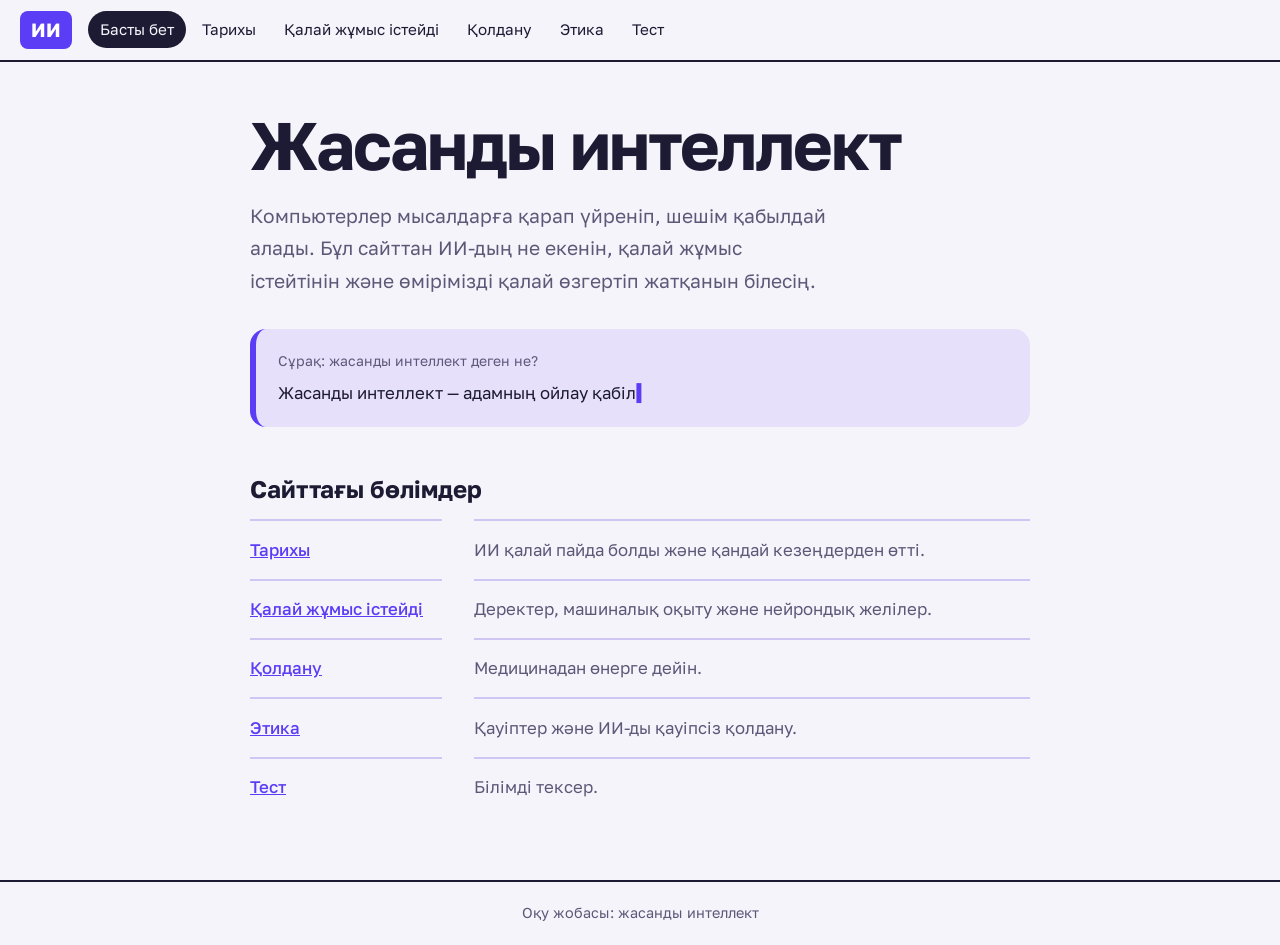
<file: index.html>
<!DOCTYPE html>
<html lang="kk">
<head>
<meta charset="utf-8">
<meta name="viewport" content="width=device-width, initial-scale=1">
<title>Басты бет: жасанды интеллект</title>
<link rel="stylesheet" href="https://fonts.googleapis.com/css2?family=Golos+Text:wght@400;500;700&display=swap">
<link rel="stylesheet" href="style.css">
</head>
<body>
<header><a class="logo" href="index.html">ИИ</a><nav><a href="index.html" aria-current="page">Басты бет</a><a href="history.html">Тарихы</a><a href="how.html">Қалай жұмыс істейді</a><a href="usage.html">Қолдану</a><a href="ethics.html">Этика</a><a href="quiz.html">Тест</a></nav></header>
<main>
<h1>Жасанды интеллект</h1>
<p class="lead">Компьютерлер мысалдарға қарап үйреніп, шешім қабылдай алады. Бұл сайттан ИИ-дың не екенін, қалай жұмыс істейтінін және өмірімізді қалай өзгертіп жатқанын білесің.</p>
<div class="prompt"><small>Сұрақ: жасанды интеллект деген не?</small><span id="typed"></span></div>
<h2>Сайттағы бөлімдер</h2>
<dl>
<dt><a href="history.html">Тарихы</a></dt><dd>ИИ қалай пайда болды және қандай кезеңдерден өтті.</dd>
<dt><a href="how.html">Қалай жұмыс істейді</a></dt><dd>Деректер, машиналық оқыту және нейрондық желілер.</dd>
<dt><a href="usage.html">Қолдану</a></dt><dd>Медицинадан өнерге дейін.</dd>
<dt><a href="ethics.html">Этика</a></dt><dd>Қауіптер және ИИ-ды қауіпсіз қолдану.</dd>
<dt><a href="quiz.html">Тест</a></dt><dd>Білімді тексер.</dd>
</dl>
</main>
<footer>Оқу жобасы: жасанды интеллект</footer>
<script src="script.js"></script>
</body>
</html>
</file>
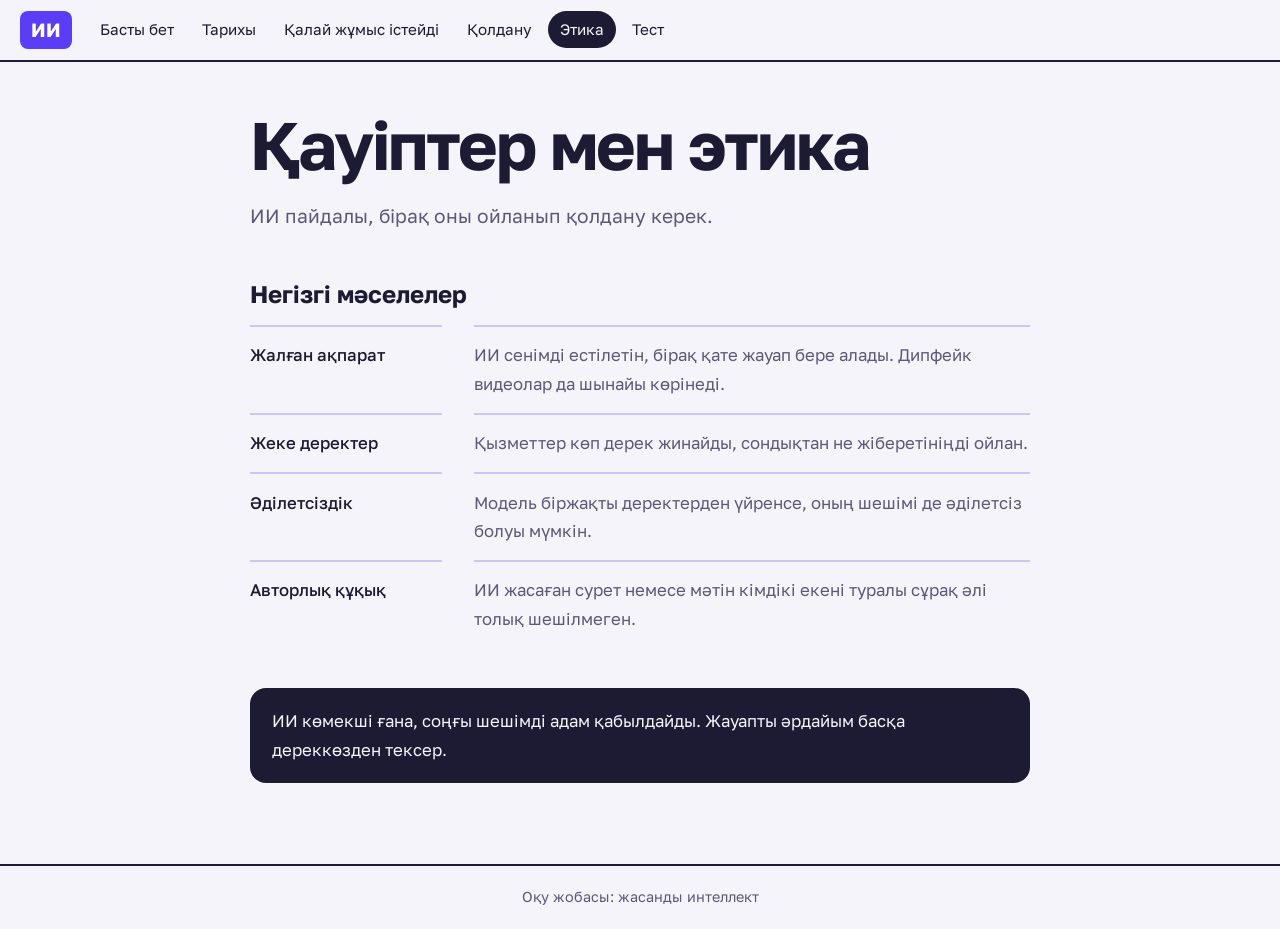
<file: ethics.html>
<!DOCTYPE html>
<html lang="kk">
<head>
<meta charset="utf-8">
<meta name="viewport" content="width=device-width, initial-scale=1">
<title>Этика: жасанды интеллект</title>
<link rel="stylesheet" href="https://fonts.googleapis.com/css2?family=Golos+Text:wght@400;500;700&display=swap">
<link rel="stylesheet" href="style.css">
</head>
<body>
<header><a class="logo" href="index.html">ИИ</a><nav><a href="index.html">Басты бет</a><a href="history.html">Тарихы</a><a href="how.html">Қалай жұмыс істейді</a><a href="usage.html">Қолдану</a><a href="ethics.html" aria-current="page">Этика</a><a href="quiz.html">Тест</a></nav></header>
<main>
<h1>Қауіптер мен этика</h1>
<p class="lead">ИИ пайдалы, бірақ оны ойланып қолдану керек.</p>
<h2>Негізгі мәселелер</h2>
<dl>
<dt>Жалған ақпарат</dt><dd>ИИ сенімді естілетін, бірақ қате жауап бере алады. Дипфейк видеолар да шынайы көрінеді.</dd>
<dt>Жеке деректер</dt><dd>Қызметтер көп дерек жинайды, сондықтан не жіберетініңді ойлан.</dd>
<dt>Әділетсіздік</dt><dd>Модель біржақты деректерден үйренсе, оның шешімі де әділетсіз болуы мүмкін.</dd>
<dt>Авторлық құқық</dt><dd>ИИ жасаған сурет немесе мәтін кімдікі екені туралы сұрақ әлі толық шешілмеген.</dd>
</dl>
<p class="note">ИИ көмекші ғана, соңғы шешімді адам қабылдайды. Жауапты әрдайым басқа дереккөзден тексер.</p>
</main>
<footer>Оқу жобасы: жасанды интеллект</footer>
<script src="script.js"></script>
</body>
</html>
</file>
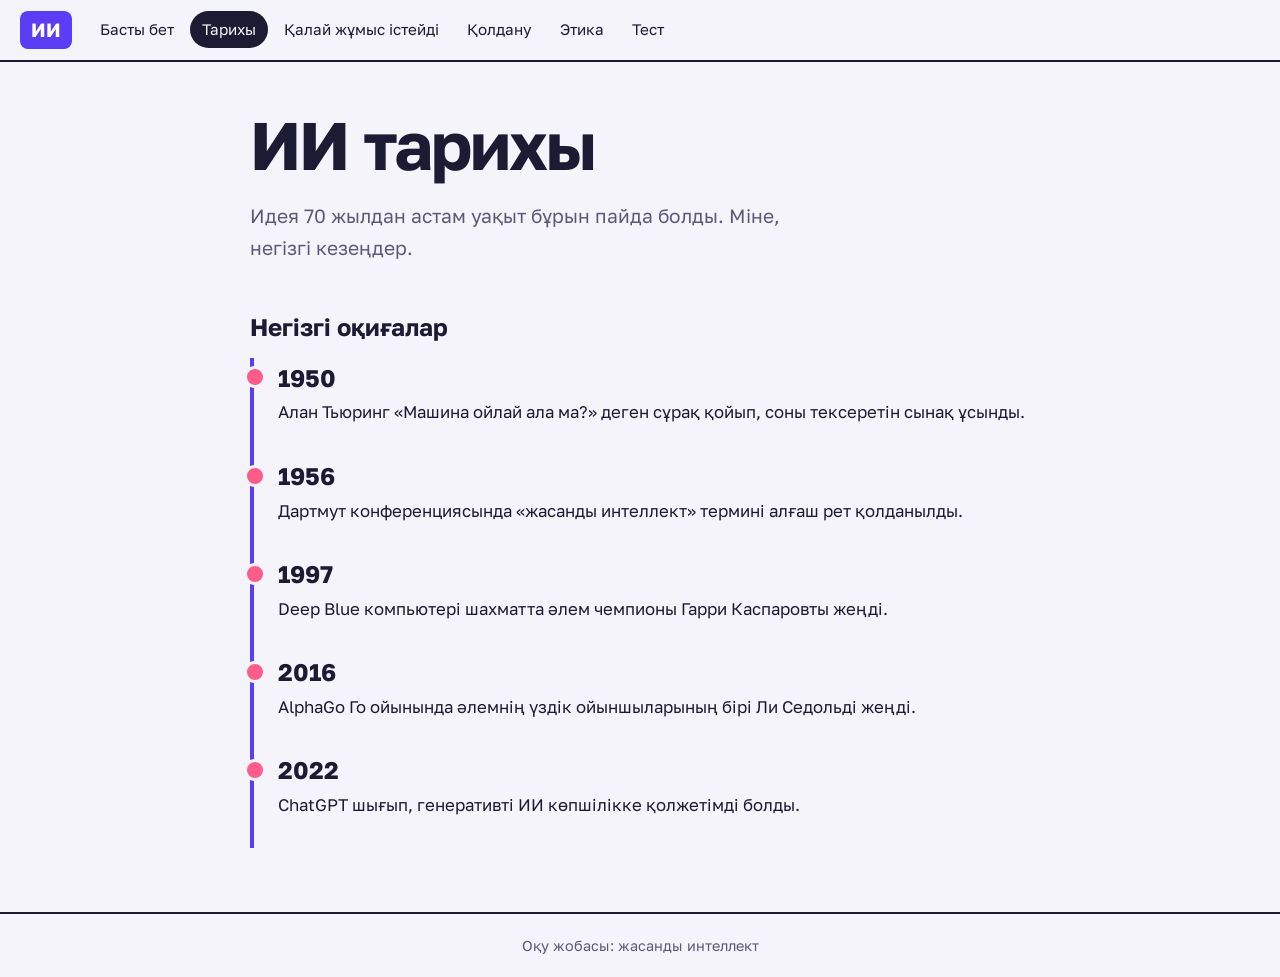
<file: history.html>
<!DOCTYPE html>
<html lang="kk">
<head>
<meta charset="utf-8">
<meta name="viewport" content="width=device-width, initial-scale=1">
<title>Тарихы: жасанды интеллект</title>
<link rel="stylesheet" href="https://fonts.googleapis.com/css2?family=Golos+Text:wght@400;500;700&display=swap">
<link rel="stylesheet" href="style.css">
</head>
<body>
<header><a class="logo" href="index.html">ИИ</a><nav><a href="index.html">Басты бет</a><a href="history.html" aria-current="page">Тарихы</a><a href="how.html">Қалай жұмыс істейді</a><a href="usage.html">Қолдану</a><a href="ethics.html">Этика</a><a href="quiz.html">Тест</a></nav></header>
<main>
<h1>ИИ тарихы</h1>
<p class="lead">Идея 70 жылдан астам уақыт бұрын пайда болды. Міне, негізгі кезеңдер.</p>
<h2>Негізгі оқиғалар</h2>
<ol class="timeline">
<li><b>1950</b>Алан Тьюринг «Машина ойлай ала ма?» деген сұрақ қойып, соны тексеретін сынақ ұсынды.</li>
<li><b>1956</b>Дартмут конференциясында «жасанды интеллект» термині алғаш рет қолданылды.</li>
<li><b>1997</b>Deep Blue компьютері шахматта әлем чемпионы Гарри Каспаровты жеңді.</li>
<li><b>2016</b>AlphaGo Го ойынында әлемнің үздік ойыншыларының бірі Ли Седольді жеңді.</li>
<li><b>2022</b>ChatGPT шығып, генеративті ИИ көпшілікке қолжетімді болды.</li>
</ol>
</main>
<footer>Оқу жобасы: жасанды интеллект</footer>
<script src="script.js"></script>
</body>
</html>
</file>
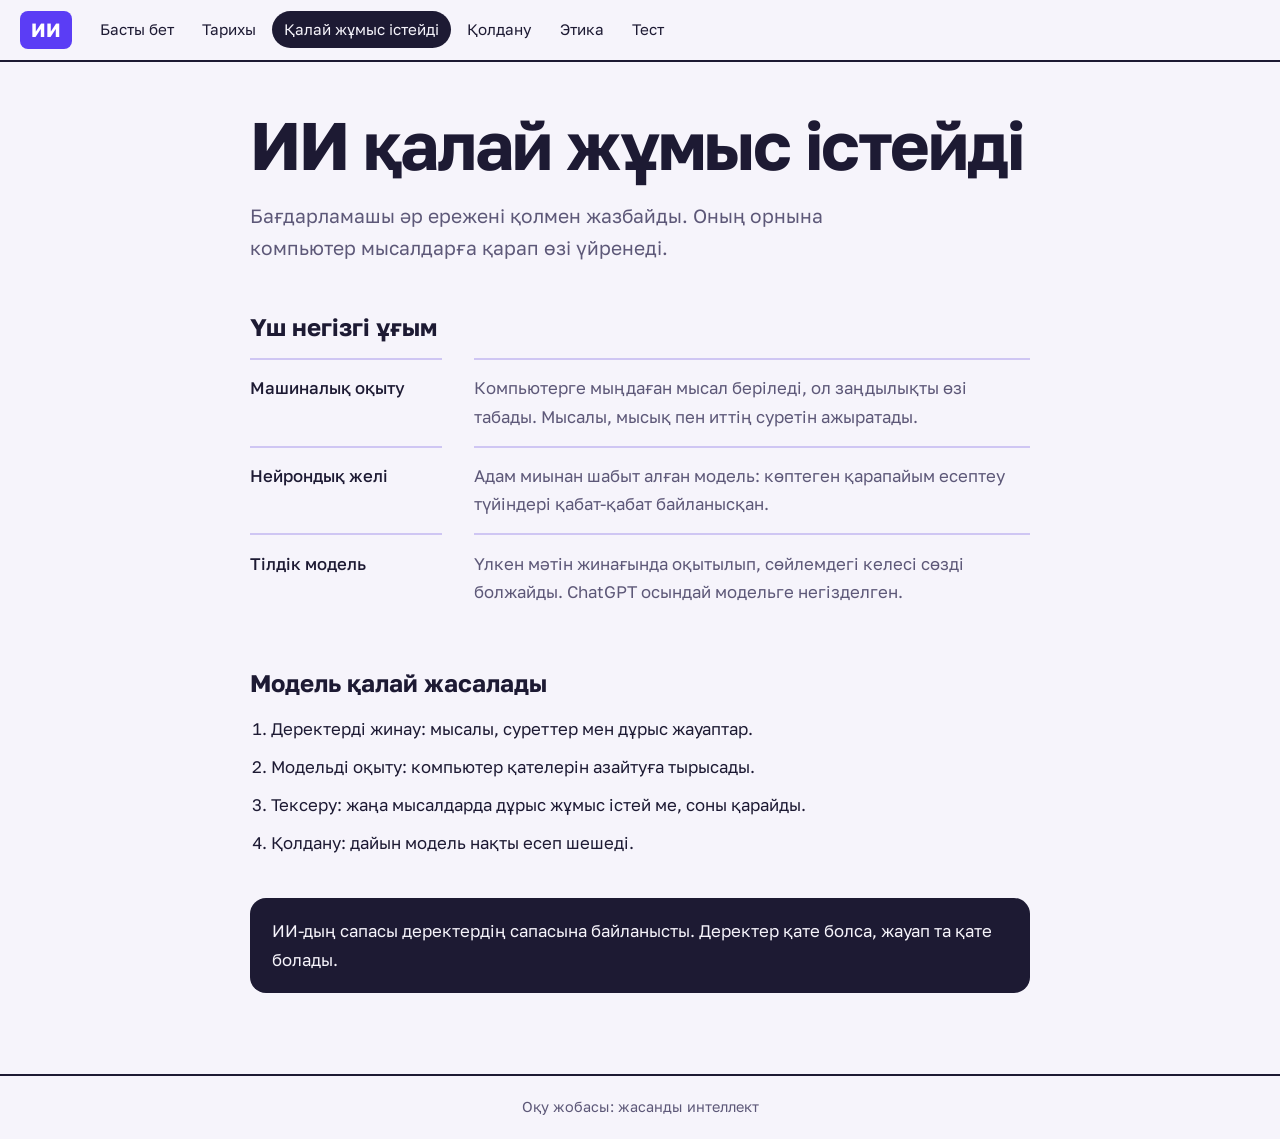
<file: how.html>
<!DOCTYPE html>
<html lang="kk">
<head>
<meta charset="utf-8">
<meta name="viewport" content="width=device-width, initial-scale=1">
<title>Қалай жұмыс істейді: жасанды интеллект</title>
<link rel="stylesheet" href="https://fonts.googleapis.com/css2?family=Golos+Text:wght@400;500;700&display=swap">
<link rel="stylesheet" href="style.css">
</head>
<body>
<header><a class="logo" href="index.html">ИИ</a><nav><a href="index.html">Басты бет</a><a href="history.html">Тарихы</a><a href="how.html" aria-current="page">Қалай жұмыс істейді</a><a href="usage.html">Қолдану</a><a href="ethics.html">Этика</a><a href="quiz.html">Тест</a></nav></header>
<main>
<h1>ИИ қалай жұмыс істейді</h1>
<p class="lead">Бағдарламашы әр ережені қолмен жазбайды. Оның орнына компьютер мысалдарға қарап өзі үйренеді.</p>
<h2>Үш негізгі ұғым</h2>
<dl>
<dt>Машиналық оқыту</dt><dd>Компьютерге мыңдаған мысал беріледі, ол заңдылықты өзі табады. Мысалы, мысық пен иттің суретін ажыратады.</dd>
<dt>Нейрондық желі</dt><dd>Адам миынан шабыт алған модель: көптеген қарапайым есептеу түйіндері қабат-қабат байланысқан.</dd>
<dt>Тілдік модель</dt><dd>Үлкен мәтін жинағында оқытылып, сөйлемдегі келесі сөзді болжайды. ChatGPT осындай модельге негізделген.</dd>
</dl>
<h2>Модель қалай жасалады</h2>
<ol class="steps">
<li>Деректерді жинау: мысалы, суреттер мен дұрыс жауаптар.</li>
<li>Модельді оқыту: компьютер қателерін азайтуға тырысады.</li>
<li>Тексеру: жаңа мысалдарда дұрыс жұмыс істей ме, соны қарайды.</li>
<li>Қолдану: дайын модель нақты есеп шешеді.</li>
</ol>
<p class="note">ИИ-дың сапасы деректердің сапасына байланысты. Деректер қате болса, жауап та қате болады.</p>
</main>
<footer>Оқу жобасы: жасанды интеллект</footer>
<script src="script.js"></script>
</body>
</html>
</file>
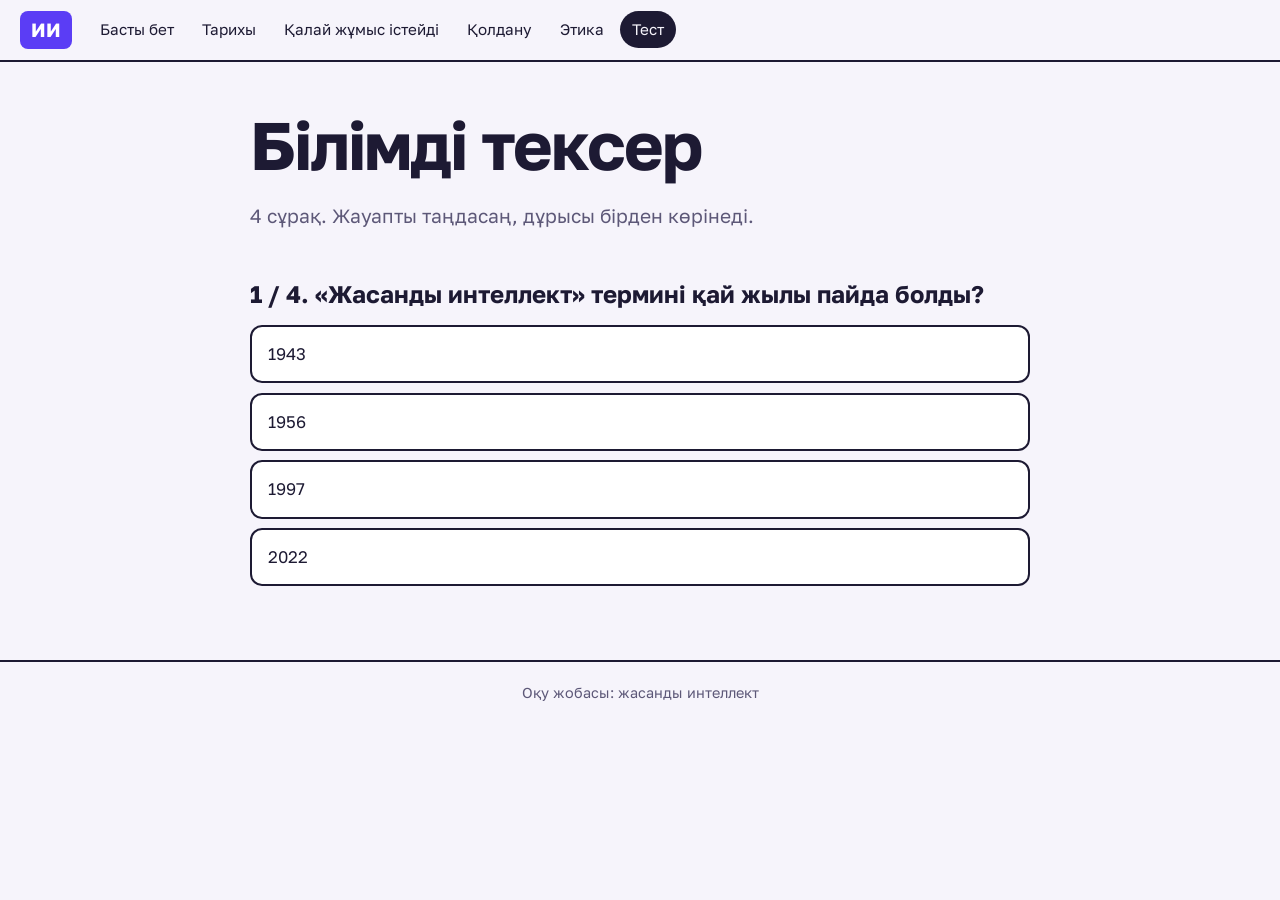
<file: quiz.html>
<!DOCTYPE html>
<html lang="kk">
<head>
<meta charset="utf-8">
<meta name="viewport" content="width=device-width, initial-scale=1">
<title>Тест: жасанды интеллект</title>
<link rel="stylesheet" href="https://fonts.googleapis.com/css2?family=Golos+Text:wght@400;500;700&display=swap">
<link rel="stylesheet" href="style.css">
</head>
<body>
<header><a class="logo" href="index.html">ИИ</a><nav><a href="index.html">Басты бет</a><a href="history.html">Тарихы</a><a href="how.html">Қалай жұмыс істейді</a><a href="usage.html">Қолдану</a><a href="ethics.html">Этика</a><a href="quiz.html" aria-current="page">Тест</a></nav></header>
<main>
<h1>Білімді тексер</h1>
<p class="lead">4 сұрақ. Жауапты таңдасаң, дұрысы бірден көрінеді.</p>
<div id="quiz"></div>
</main>
<footer>Оқу жобасы: жасанды интеллект</footer>
<script src="script.js"></script>
</body>
</html>
</file>
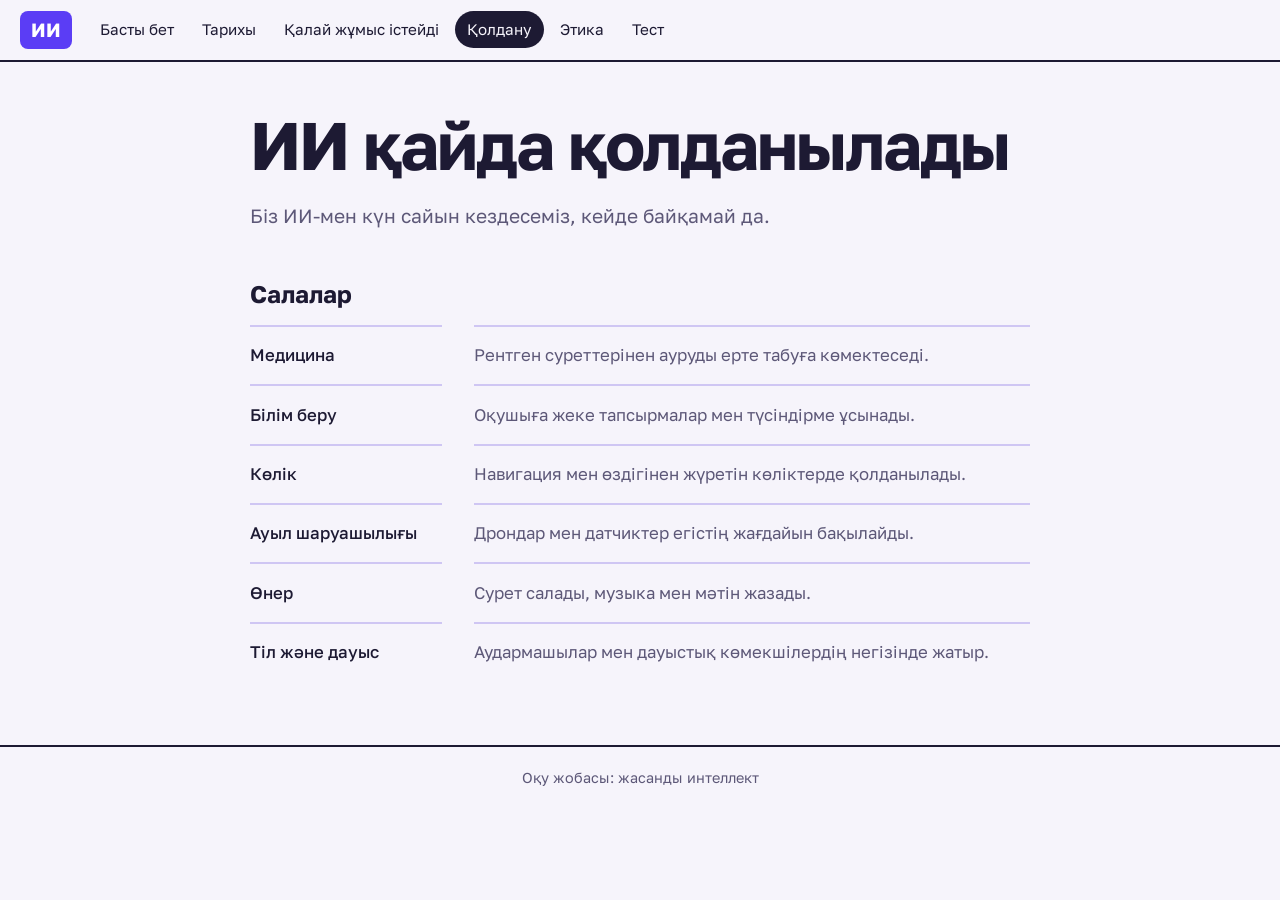
<file: usage.html>
<!DOCTYPE html>
<html lang="kk">
<head>
<meta charset="utf-8">
<meta name="viewport" content="width=device-width, initial-scale=1">
<title>Қолдану: жасанды интеллект</title>
<link rel="stylesheet" href="https://fonts.googleapis.com/css2?family=Golos+Text:wght@400;500;700&display=swap">
<link rel="stylesheet" href="style.css">
</head>
<body>
<header><a class="logo" href="index.html">ИИ</a><nav><a href="index.html">Басты бет</a><a href="history.html">Тарихы</a><a href="how.html">Қалай жұмыс істейді</a><a href="usage.html" aria-current="page">Қолдану</a><a href="ethics.html">Этика</a><a href="quiz.html">Тест</a></nav></header>
<main>
<h1>ИИ қайда қолданылады</h1>
<p class="lead">Біз ИИ-мен күн сайын кездесеміз, кейде байқамай да.</p>
<h2>Салалар</h2>
<dl>
<dt>Медицина</dt><dd>Рентген суреттерінен ауруды ерте табуға көмектеседі.</dd>
<dt>Білім беру</dt><dd>Оқушыға жеке тапсырмалар мен түсіндірме ұсынады.</dd>
<dt>Көлік</dt><dd>Навигация мен өздігінен жүретін көліктерде қолданылады.</dd>
<dt>Ауыл шаруашылығы</dt><dd>Дрондар мен датчиктер егістің жағдайын бақылайды.</dd>
<dt>Өнер</dt><dd>Сурет салады, музыка мен мәтін жазады.</dd>
<dt>Тіл және дауыс</dt><dd>Аудармашылар мен дауыстық көмекшілердің негізінде жатыр.</dd>
</dl>
</main>
<footer>Оқу жобасы: жасанды интеллект</footer>
<script src="script.js"></script>
</body>
</html>
</file>
<file: style.css>
:root{--bg:#f6f4fb;--ink:#1d1a33;--muted:#5d5878;--accent:#5b3df5;--soft:#e6e0fb;--hot:#ff5c8a;--line:#cfc6f3}
*{box-sizing:border-box}
body{margin:0;background:var(--bg);color:var(--ink);font:400 1.05rem/1.7 "Golos Text",system-ui,sans-serif}
header{position:sticky;top:0;z-index:5;display:flex;align-items:center;gap:1rem;padding:.7rem 1.25rem;background:var(--bg);border-bottom:2px solid var(--ink)}
.logo{font-weight:700;font-size:1.2rem;background:var(--accent);color:#fff;padding:.15rem .7rem;border-radius:8px;text-decoration:none}
nav{display:flex;gap:.25rem;overflow-x:auto}
nav a{color:var(--ink);text-decoration:none;padding:.35rem .75rem;border-radius:999px;white-space:nowrap;font-size:.95rem}
nav a:hover{background:var(--soft)}
nav a[aria-current]{background:var(--ink);color:var(--bg)}
main{max-width:820px;margin:0 auto;padding:3rem 1.25rem 4rem}
h1{font-size:clamp(2.2rem,8vw,4.2rem);line-height:1.05;margin:0 0 1rem;letter-spacing:-.03em;font-weight:700}
h2{font-size:1.5rem;margin:3rem 0 1rem;line-height:1.2}
.lead{font-size:1.2rem;color:var(--muted);max-width:36rem}
.prompt{margin:2rem 0;padding:1.2rem 1.4rem;background:var(--soft);border-radius:16px;border-left:6px solid var(--accent)}
.prompt small{display:block;color:var(--muted);margin-bottom:.4rem}
#typed::after{content:"▍";color:var(--accent);animation:blink 1s steps(2) infinite}
@keyframes blink{50%{opacity:0}}
dl{display:grid;grid-template-columns:minmax(0,12rem) 1fr;gap:0 2rem;margin:0}
dt,dd{margin:0;padding:.9rem 0;border-top:2px solid var(--line)}
dt{font-weight:500}
dt a{color:var(--accent)}
dd{color:var(--muted)}
.timeline{list-style:none;margin:0;padding:0 0 0 1.5rem;border-left:4px solid var(--accent)}
.timeline li{position:relative;padding:0 0 1.8rem}
.timeline li::before{content:"";position:absolute;left:calc(-1.5rem - 10px);top:.55rem;width:16px;height:16px;border-radius:50%;background:var(--hot);border:3px solid var(--bg)}
.timeline b{font-size:1.5rem;display:block}
.steps{padding-left:1.3rem}
.steps li{margin-bottom:.6rem}
.note{background:var(--ink);color:var(--bg);padding:1.2rem 1.4rem;border-radius:16px;margin-top:2.5rem}
.opt,.next{display:block;width:100%;text-align:left;font:inherit;padding:.8rem 1rem;margin:.6rem 0;border:2px solid var(--ink);border-radius:12px;background:#fff;color:var(--ink);cursor:pointer}
.opt:hover:not(:disabled){background:var(--soft)}
.opt:disabled{cursor:default}
.opt.ok{background:#c9f5d9;border-color:#1f8a4c}
.opt.bad{background:#ffd6de;border-color:#d03158}
.next{background:var(--accent);color:#fff;border-color:var(--accent);text-align:center;width:auto;display:inline-block;margin-top:1rem}
footer{border-top:2px solid var(--ink);padding:1.2rem;text-align:center;color:var(--muted);font-size:.9rem}
:focus-visible{outline:3px solid var(--accent);outline-offset:3px}
@media(max-width:600px){dl{grid-template-columns:1fr}dt{border-bottom:0;padding-bottom:0}dd{border-top:0;padding-top:.2rem}}
@media(prefers-reduced-motion:reduce){#typed::after{animation:none}}
</file>
